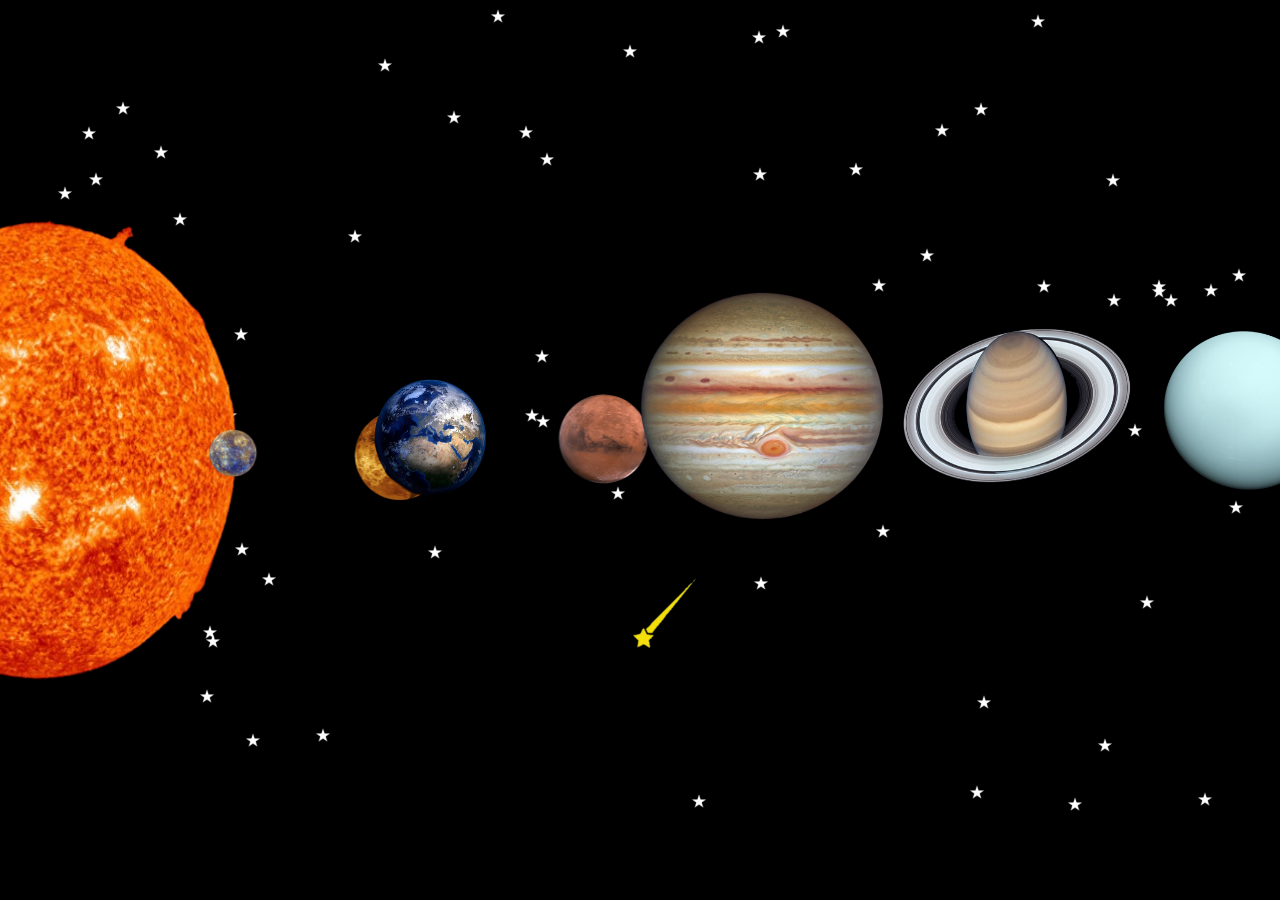
<file: index.html>
<!DOCTYPE html>
<html lang="en">
<head>
    <meta charset="UTF-8">
    <meta name="viewport" content="width=device-width, initial-scale=1.0">
    <title>Solar System    </title>
    <link rel = "stylesheet" href = "style.css">
</head>
<body>
    <img id = "etoile" class = "etoile" src = "image/etoile.png" alt = "star">
    <img id = "filant" class = "filant" src = "image/etoile_fiante.png">
    
    <a href = "seconde_html/sun.html">
        <img id = "sun" class = "sun" src = "image/sun.png" alt="sun">
    </a>
    <div id = "planet" class = "planet">
        <a href = "seconde_html/mercure.html">
            <img id = "mercure" class = "mercure" src = "image/mercure.png">
        </a>
        <a href = "seconde_html/venuse.html">
            <img id = "venuse" class = "venuse" src = "image/venuse.png" alt = "venuse">
        </a>
        <a href = "seconde_html/terre.html">
            <img id = "terre" class = "terre" src = "image/terre.png" alt = "Earth">
        </a>
        <a href = "seconde_html/marse.html">
            <img id = "marse" class = "marse" src = "image/marse.png" alt = "marse">
        </a>
        <a href = "seconde_html/jupiter.html">
            <img id = "jupiter"  class = "jupiter" src = "image/jupiter.png" alt = "jupiter">
        </a>
        <a href = "seconde_html/saturn.html">
            <img id = "saturn" class = "saturn" src = "image/saturn.png" alt = "saturn">
        </a>
        <a href = "seconde_html/uranus.html">
            <img id = "uranus" class = "uranus" src = "image/uranus.png" alt = "uranus">
        </a>
        <a href = "seconde_html/neptune.html">
            <img id = "neptune" class = neptune src = "image/neptune.png" alt = "neptune"> 
        </a>
    </div>
    <script src = "code.js"></script>
</body>
</html>
</file>
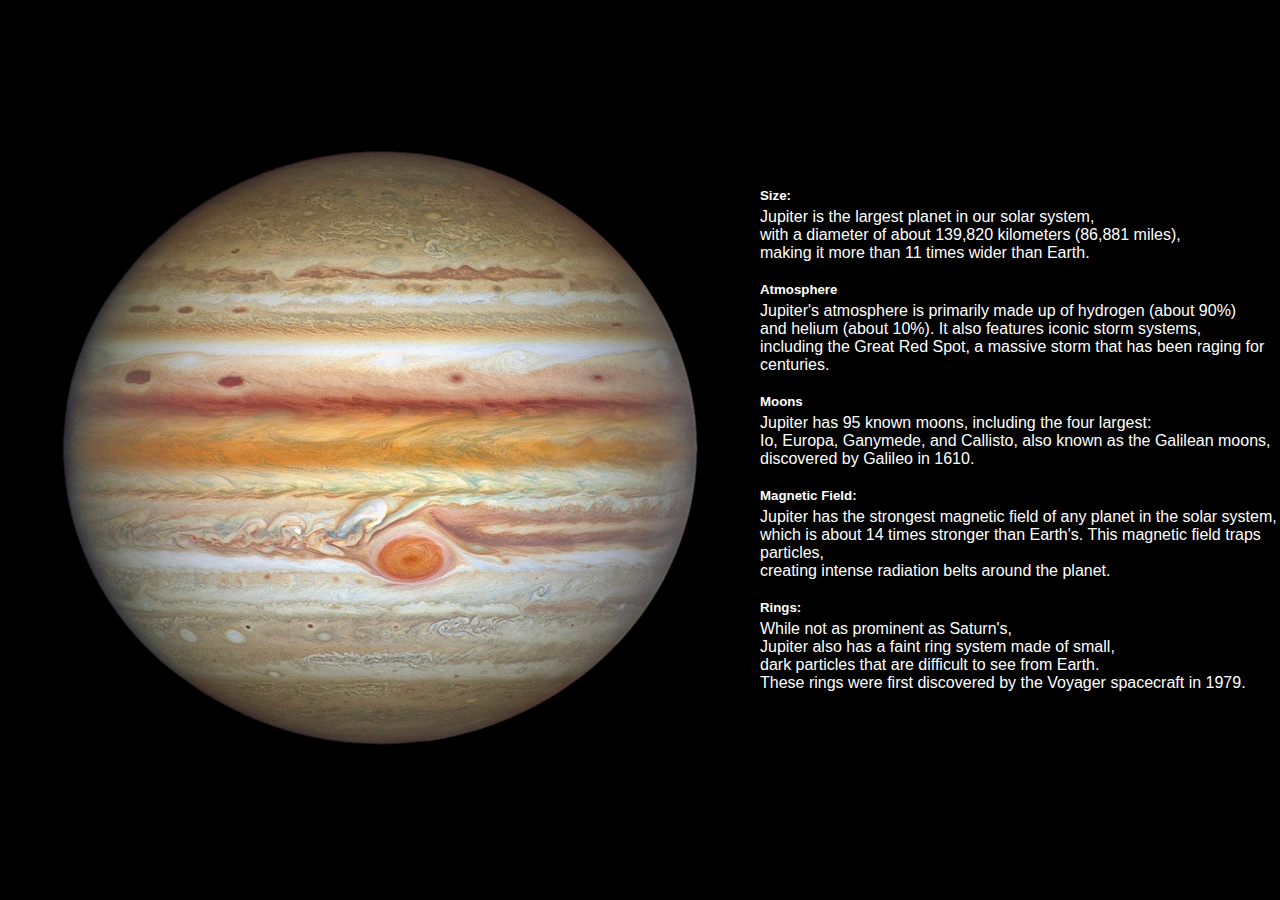
<file: seconde_html/jupiter.html>
<!DOCTYPE html>
<html lang="en">
<head>
    <meta charset="UTF-8">
    <meta name="viewport" content="width=device-width, initial-scale=1.0">
    <link rel="stylesheet" href="seconde.css">
    <title>jupiter</title>
</head>
<body>
    <div class = "container">
        <div class = "img">
            <img class = "jupiter" src = "../image/jupiter.png" alt = "jupiter">
        </div>
        <div class = "info">
            <div>
                <h5>Size:</h5>
                <p>
                    Jupiter is the largest planet in our solar system,<br>
                    with a diameter of about 139,820 kilometers (86,881 miles),<br>
                    making it more than 11 times wider than Earth.
                </p>
            </div>
            <div>
                <h5>Atmosphere</h5>
                <p>
                    Jupiter's atmosphere is primarily made up of hydrogen (about 90%)<br>
                    and helium (about 10%). It also features iconic storm systems,<br>
                    including the Great Red Spot, a massive storm that has been raging for centuries.
                </p>
            </div>
            <div>
                <h5>Moons</h5>
                <p>
                    Jupiter has 95 known moons, including the four largest:<br>
                    Io, Europa, Ganymede, and Callisto, also known as the Galilean moons,<br>
                    discovered by Galileo in 1610.
                </p>
            </div>
            <div>
                <h5>Magnetic Field: </h5>
                <p>
                    Jupiter has the strongest magnetic field of any planet in the solar system,<br>
                    which is about 14 times stronger than Earth's. This magnetic field traps particles,<br>
                    creating intense radiation belts around the planet.
                </p>
            </div>
            <div>
                <h5>Rings:</h5>
                <p>
                    While not as prominent as Saturn's,<br>
                    Jupiter also has a faint ring system made of small,<br>
                    dark particles that are difficult to see from Earth.<br>
                    These rings were first discovered by the Voyager spacecraft in 1979.
                </p>
            </div>
        </div>
    </div>
</body>
</html>
</file>
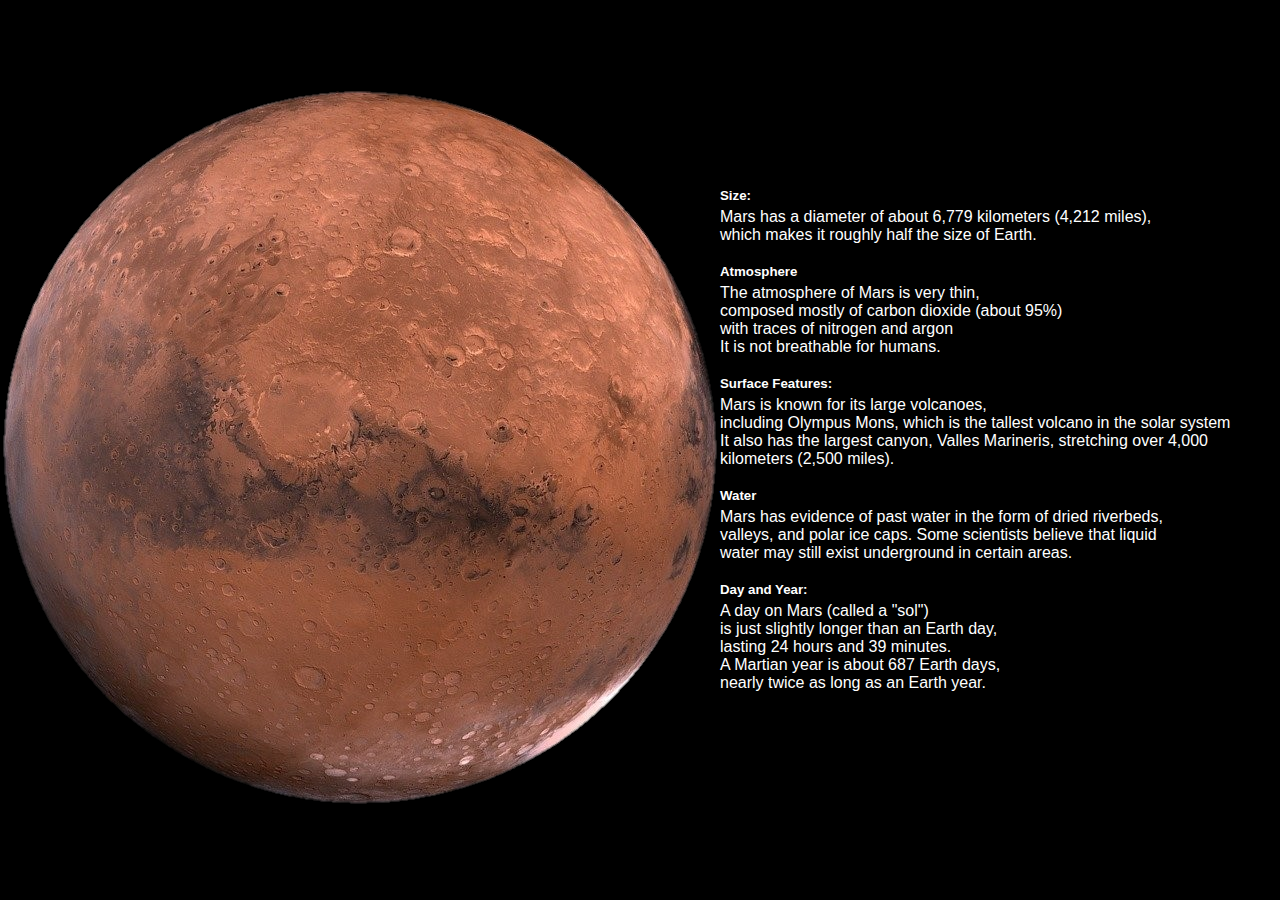
<file: seconde_html/marse.html>
<!DOCTYPE html>
<html lang="en">
<head>
    <meta charset="UTF-8">
    <meta name="viewport" content="width=device-width, initial-scale=1.0">
    <link rel = "stylesheet" href = "seconde.css">
    <title>jupiter</title>
</head>
<body>
    <div class = "container">
        <div class = "img">
            <img class = "marse" src = "../image/marse.png" alt = "marse">
        </div>
        <div class = "info">
            <div>
                <h5>Size:</h5>
                <p>
                    Mars has a diameter of about 6,779 kilometers (4,212 miles),<br>
                    which makes it roughly half the size of Earth.
                </p>
            </div>
            <div>
                <h5>Atmosphere</h5>
                <p>
                    The atmosphere of Mars is very thin,<br>
                    composed mostly of carbon dioxide (about 95%)<br>
                    with traces of nitrogen and argon<br>
                    It is not breathable for humans.<br>
                </p>
            </div>
            <div>
                <h5>Surface Features:</h5>
                <p>
                    Mars is known for its large volcanoes,<br>
                    including Olympus Mons, which is the tallest volcano in the solar system<br>
                    It also has the largest canyon, Valles Marineris, stretching over 4,000 kilometers (2,500 miles).
                </p>
            </div>
            <div>
                <h5>Water</h5>
                <p>
                    Mars has evidence of past water in the form of dried riverbeds,<br>
                    valleys, and polar ice caps. Some scientists believe that liquid<br>
                    water may still exist underground in certain areas.
                </p>
            </div>
            <div>
                <h5>Day and Year:</h5>
                <p>
                    A day on Mars (called a "sol")<br>
                    is just slightly longer than an Earth day,<br>
                    lasting 24 hours and 39 minutes.<br>
                    A Martian year is about 687 Earth days,<br>
                    nearly twice as long as an Earth year.
                </p>
            </div>
        </div>
    </div>
</body>
</html>
</file>
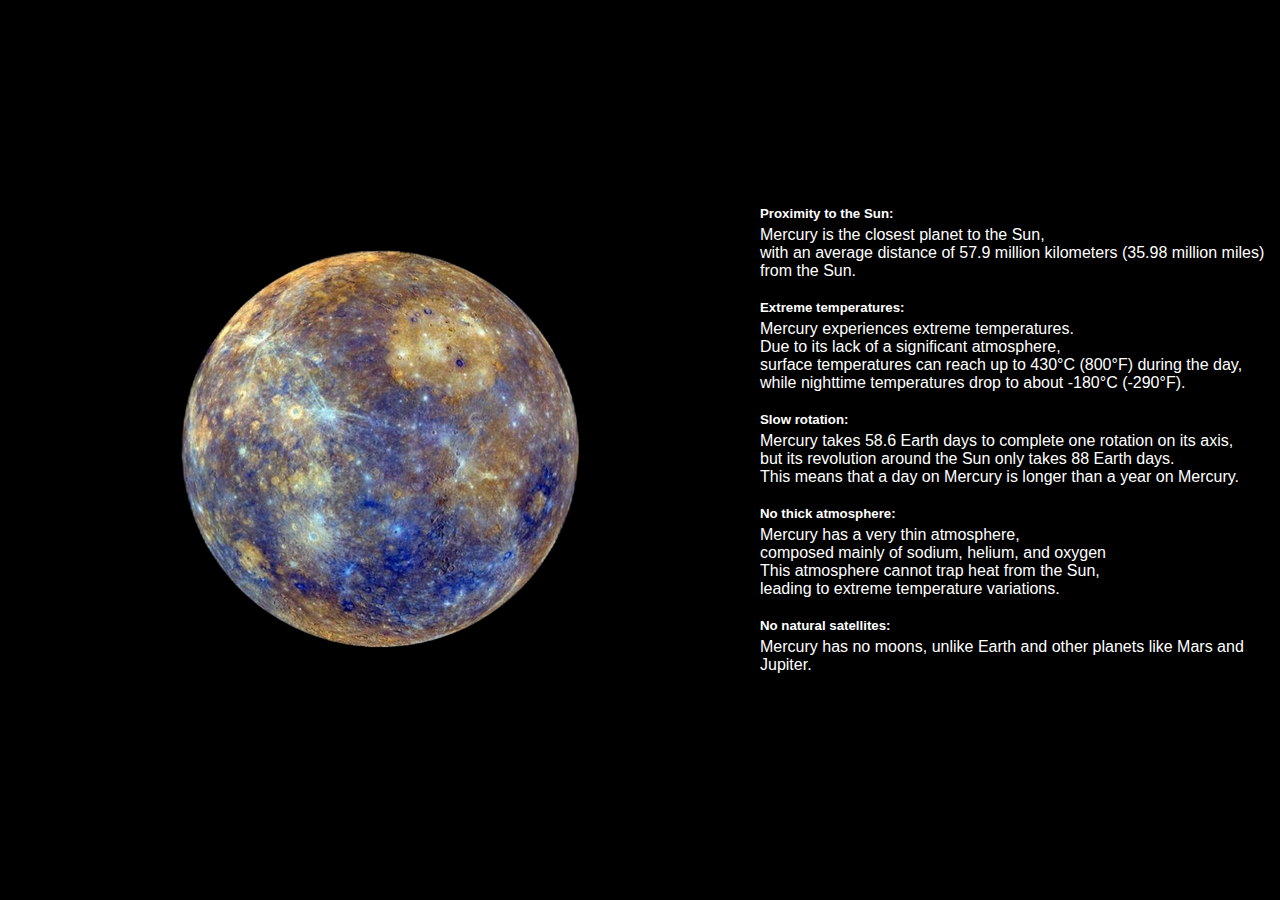
<file: seconde_html/mercure.html>
<!DOCTYPE html>
<html lang="en">
<head>
    <meta charset="UTF-8">
    <meta name="viewport" content="width=device-width, initial-scale=1.0">
    <title>mercure</title>
    <link rel = "stylesheet" href = "seconde.css">
</head>
<body>
    <div class = "container">
        <div class = "img">
            <img class = "mercure" src = "../image/mercure.png" alt="mercure">
        </div>
        <div class = "info">
            <div class = "info">
                <h5>Proximity to the Sun:</h5>
                <p>Mercury is the closest planet to the Sun,<br> with an average distance of 57.9 million kilometers (35.98 million miles) from the Sun.</p>
            </div>
            <div>
                <h5>Extreme temperatures:</h5>
                <p>
                    Mercury experiences extreme temperatures.<br>
                     Due to its lack of a significant atmosphere,<br>
                     surface temperatures can reach up to 430°C (800°F) during the day,<br>
                     while nighttime temperatures drop to about -180°C (-290°F).
                </p>
            </div>
            <div>
                <h5>Slow rotation:</h5>
                <p>
                    Mercury takes 58.6 Earth days to complete one rotation on its axis,<br>
                     but its revolution around the Sun only takes 88 Earth days.<br>
                     This means that a day on Mercury is longer than a year on Mercury.
                </p>
            </div>
            <div>
                <h5>No thick atmosphere: </h5>
                <p>
                    Mercury has a very thin atmosphere,<br>
                    composed mainly of sodium, helium, and oxygen<br>
                    This atmosphere cannot trap heat from the Sun,<br>
                    leading to extreme temperature variations.<br>
                </p>
            </div>
            <div>
                <h5>No natural satellites:</h5>
                <p>
                    Mercury has no moons, unlike Earth and other planets like Mars and Jupiter.
                </p>
            </div>
        </div>
    </div>
</body>
</html>
</file>
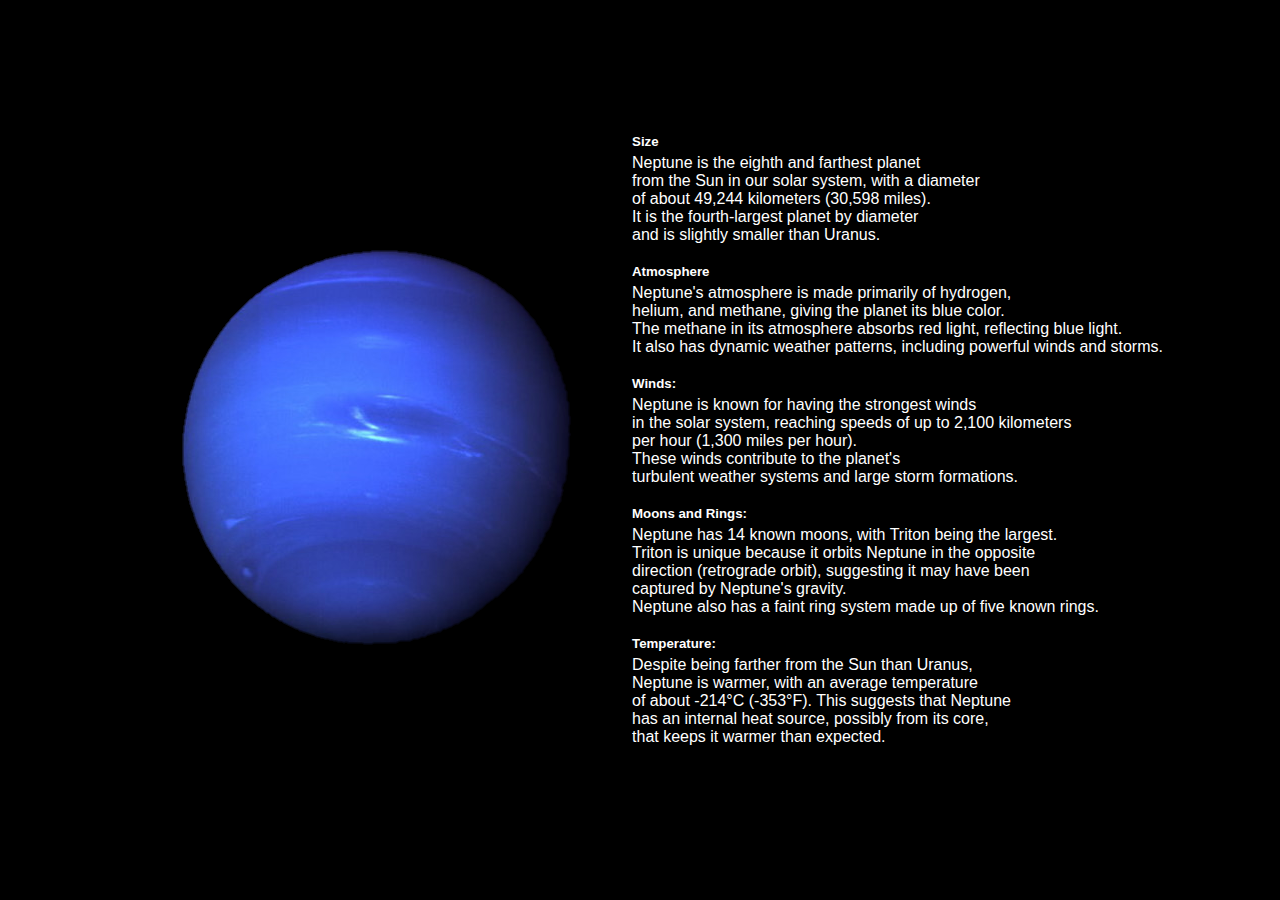
<file: seconde_html/neptune.html>
<!DOCTYPE html>
<html lang="en">
<head>
    <meta charset="UTF-8">
    <meta name="viewport" content="width=device-width, initial-scale=1.0">
    <link rel="stylesheet" href="seconde.css">
    <title>neptune</title>
</head>
<body>
    <div class = "container">
        <div>
            <img class = "neptune" src = "../image/neptune.png" alt = "neptune">
        </div>
        <div class = "info">
            <div>
                <h5>Size</h5>
                <p>
                    Neptune is the eighth and farthest planet<br>
                    from the Sun in our solar system, with a diameter <br>
                    of about 49,244 kilometers (30,598 miles). <br>
                    It is the fourth-largest planet by diameter <br>
                    and is slightly smaller than Uranus.
                </p>
            </div>
            <div>
                <h5>Atmosphere</h5>
                <p>
                    Neptune's atmosphere is made primarily of hydrogen,<br>
                    helium, and methane, giving the planet its blue color. <br>
                    The methane in its atmosphere absorbs red light, reflecting blue light. <br>
                    It also has dynamic weather patterns, including powerful winds and storms.
                </p>
            </div>
            <div>
                <h5>Winds:</h5>
                <p>
                    Neptune is known for having the strongest winds <br>
                    in the solar system, reaching speeds of up to 2,100 kilometers <br>
                    per hour (1,300 miles per hour). <br>
                    These winds contribute to the planet's <br>
                    turbulent weather systems and large storm formations.
                </p>
            </div>
            <div>
                <h5>Moons and Rings:</h5>
                <p>
                    Neptune has 14 known moons, with Triton being the largest.<br>
                    Triton is unique because it orbits Neptune in the opposite<br>
                    direction (retrograde orbit), suggesting it may have been<br>
                    captured by Neptune's gravity. <br>
                    Neptune also has a faint ring system made up of five known rings.
                </p>
            </div>
            <div>
                <h5>Temperature: </h5>
                <p>
                    Despite being farther from the Sun than Uranus,<br>
                    Neptune is warmer, with an average temperature <br>
                    of about -214°C (-353°F). This suggests that Neptune <br>
                    has an internal heat source, possibly from its core, <br>
                    that keeps it warmer than expected.
                </p>
            </div>
        </div>
    </div>
</body>
</html>
</file>
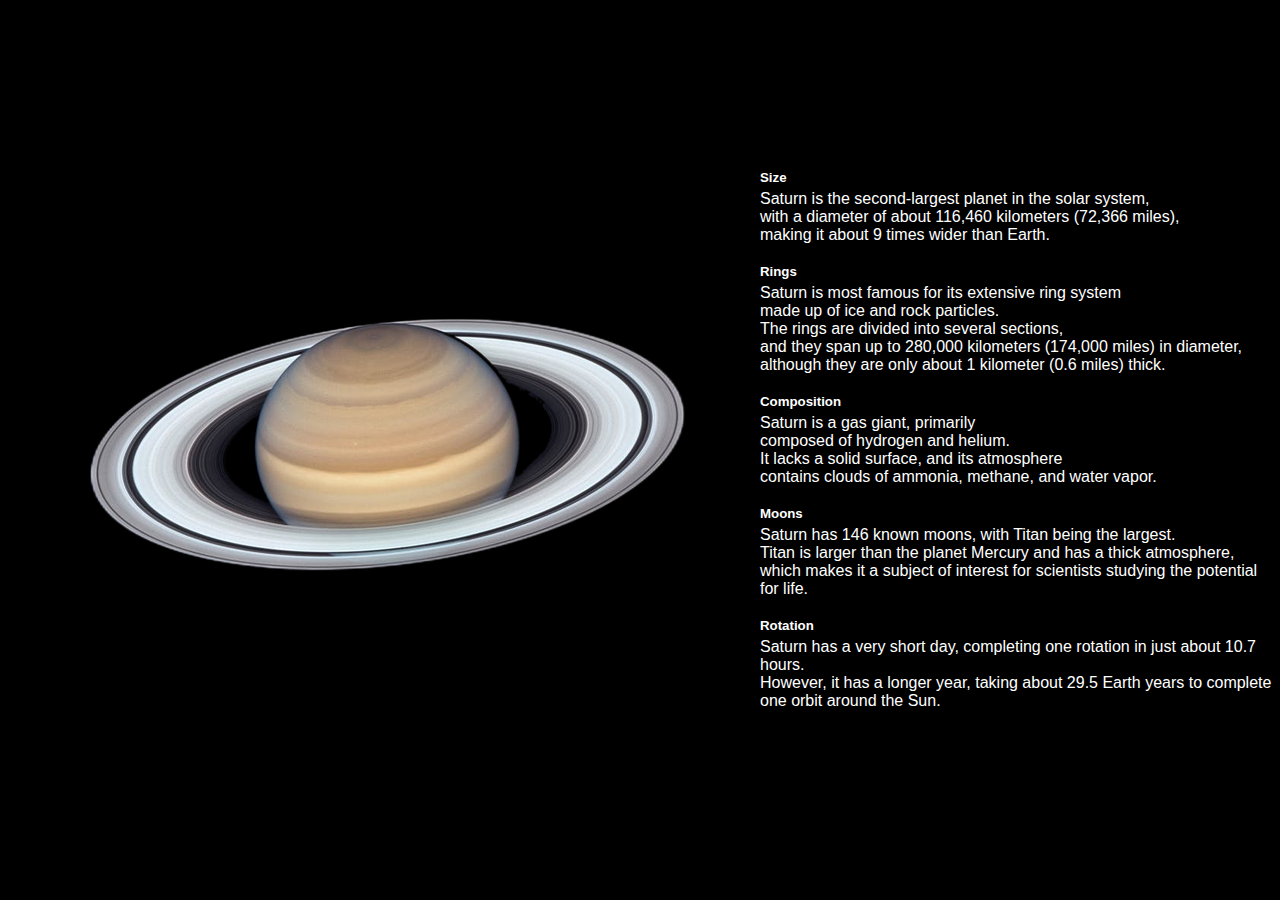
<file: seconde_html/saturn.html>
<!DOCTYPE html>
<html lang="en">
<head>
    <meta charset="UTF-8">
    <meta name="viewport" content="width=device-width, initial-scale=1.0">
    <link rel="stylesheet" href="seconde.css">
    <title>Saturn</title>
</head>
<body>
    <div class = "container">
        <div>
            <img class = "saturn" src = "../image/saturn.png" alt = "saturn">
        </div>
        <div class = "info">
            <div>
                <h5>Size</h5>
                <p>
                    Saturn is the second-largest planet in the solar system,<br>
                    with a diameter of about 116,460 kilometers (72,366 miles),<br>
                    making it about 9 times wider than Earth.<br>
                </p>
            </div>
            <div>
                <h5>Rings</h5>
                <p>
                    Saturn is most famous for its extensive ring system<br>
                     made up of ice and rock particles.<br>
                     The rings are divided into several sections,<br> 
                     and they span up to 280,000 kilometers (174,000 miles) in diameter,<br>
                     although they are only about 1 kilometer (0.6 miles) thick.<br>
                </p>
            </div>
            <div>
                <h5>Composition</h5>
                <p>
                    Saturn is a gas giant, primarily<br>
                    composed of hydrogen and helium.<br>
                    It lacks a solid surface, and its atmosphere<br>
                    contains clouds of ammonia, methane, and water vapor.
                </p>
            </div>
            <div>
                <h5>Moons</h5>
                <p>
                    Saturn has 146 known moons, with Titan being the largest.<br>
                    Titan is larger than the planet Mercury and has a thick atmosphere,<br>
                    which makes it a subject of interest for scientists studying the potential for life.
                </p>
            </div>
            <div>
                <h5>Rotation</h5>
                <p>
                    Saturn has a very short day, completing one rotation in just about 10.7 hours.<br>
                    However, it has a longer year, taking about 29.5 Earth years to complete one orbit around the Sun.
                </p>
            </div>
        </div>
    </div>
</body>
</html>
</file>
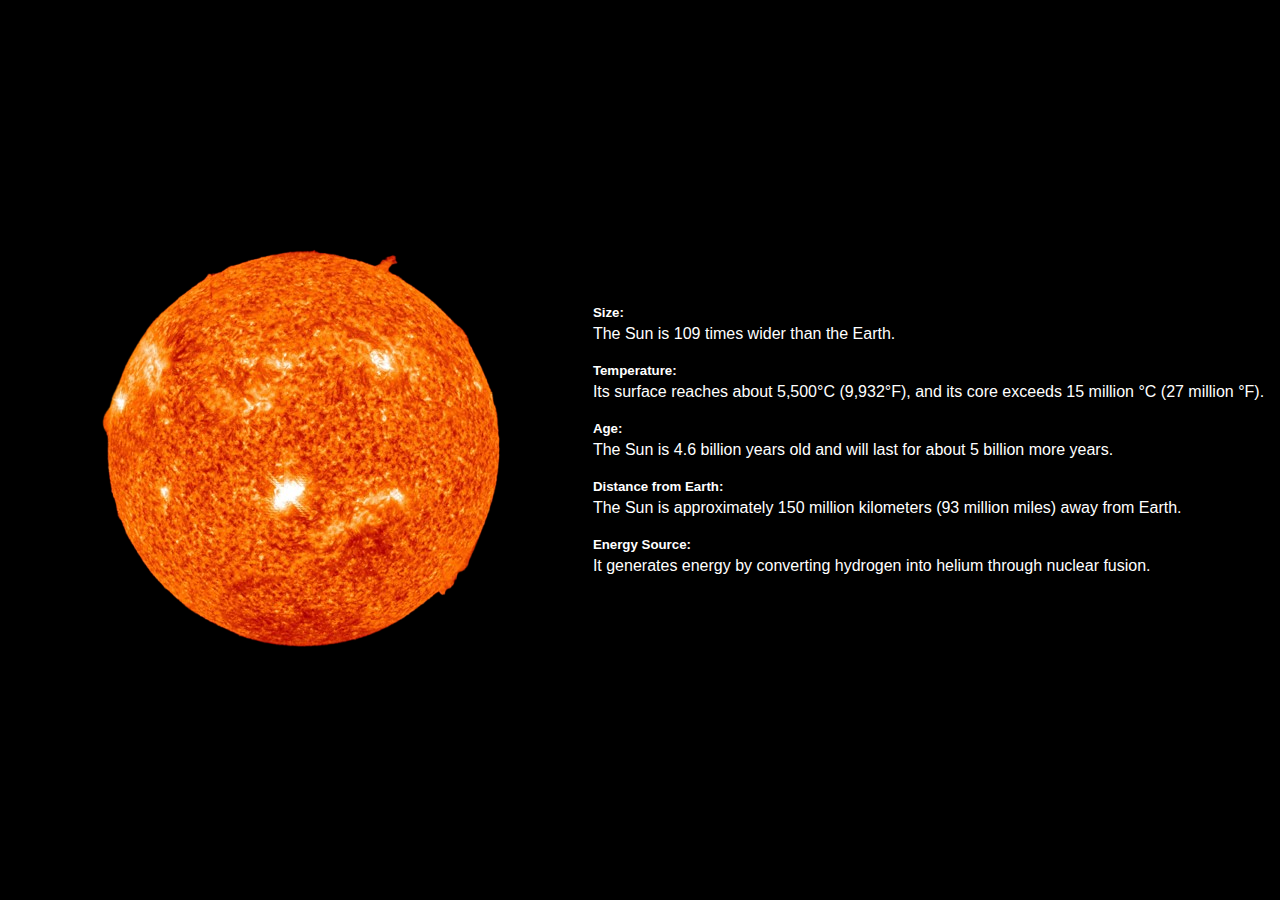
<file: seconde_html/sun.html>
<!DOCTYPE html>
<html lang="en">
<head>
    <meta charset="UTF-8">
    <meta name="viewport" content="width=device-width, initial-scale=1.0">
    <link rel="stylesheet" href="seconde.css">
    <title>Sun</title>
</head>
<body>
    <div class="container">
        <div class = "img">
            <img class="img" src="../image/sun.png" alt="Sun">
        </div>
        <div class="info">
            <div class="sun1">
                <h5>Size:</h5>
                <p>The Sun is 109 times wider than the Earth.</p>
            </div>
            <div class="sun2">
                <h5>Temperature:</h5>
                <p>Its surface reaches about 5,500°C (9,932°F), and its core exceeds 15 million °C (27 million °F).</p>
            </div>
            <div class="sun3">
                <h5>Age:</h5>
                <p>The Sun is 4.6 billion years old and will last for about 5 billion more years.</p>
            </div>
            <div class="sun4">
                <h5>Distance from Earth:</h5>
                <p>The Sun is approximately 150 million kilometers (93 million miles) away from Earth.</p>
            </div>
            <div class="sun5">
                <h5>Energy Source:</h5>
                <p>It generates energy by converting hydrogen into helium through nuclear fusion.</p>
            </div>
        </div>
    </div>
</body>
</html>
</file>
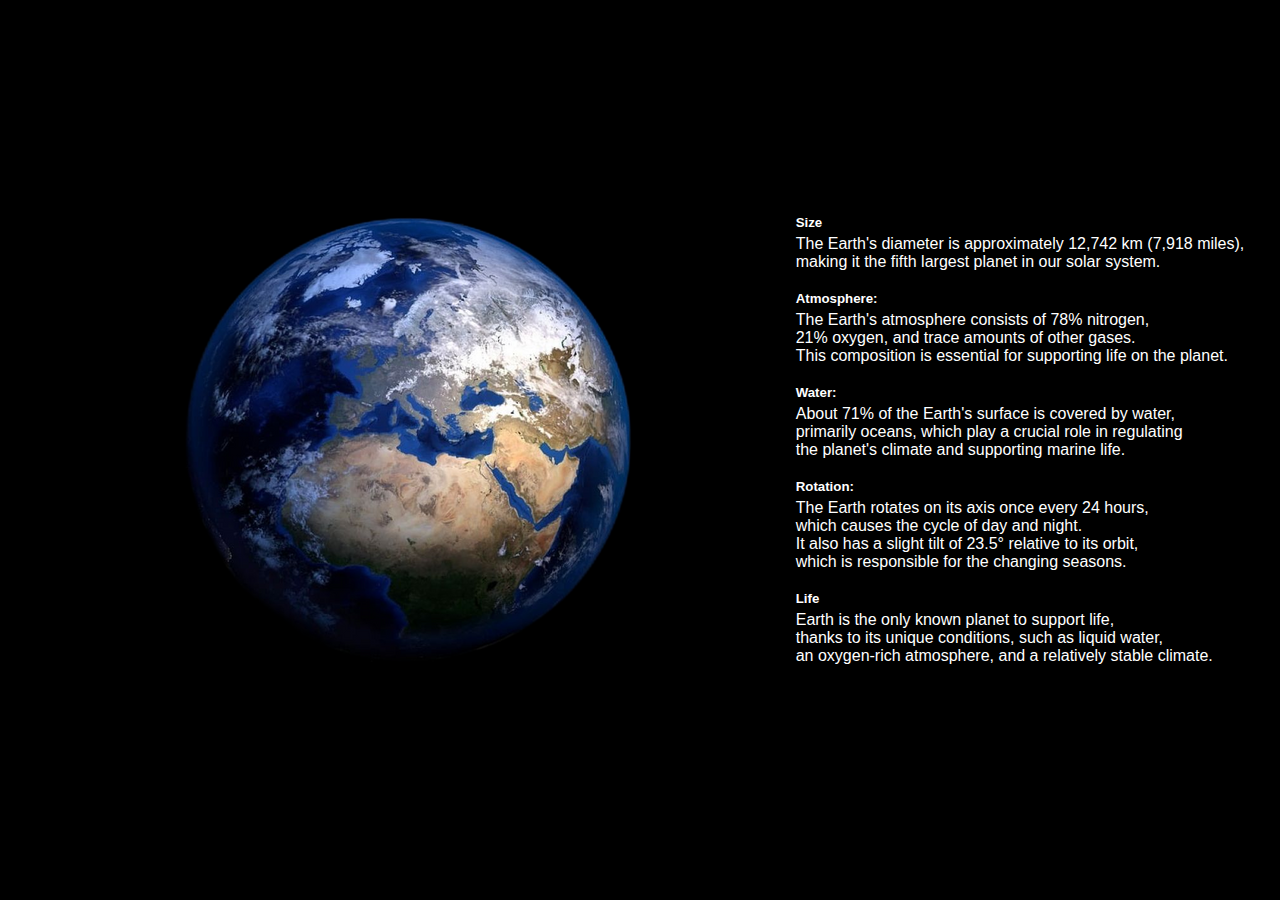
<file: seconde_html/terre.html>
<!DOCTYPE html>
<html lang="en">
<head>
    <meta charset="UTF-8">
    <meta name="viewport" content="width=device-width, initial-scale=1.0">
    <link rel = "stylesheet" href = "seconde.css">
    <title>Earth</title>
</head>
<body>
    <div class = "container">
        <div class = "img">
            <img class = "terre" src = "../image/terre.png" alt = "Earth">
        </div>
        <div class = "info">
            <div>
                <h5>Size</h5>
                <p>
                    The Earth's diameter is approximately 12,742 km (7,918 miles),<br>
                    making it the fifth largest planet in our solar system.
                </p>
            </div>
            <div>
                <h5>Atmosphere:</h5>
                <p>
                    The Earth's atmosphere consists of 78% nitrogen,<br>
                    21% oxygen, and trace amounts of other gases.<br>
                    This composition is essential for supporting life on the planet.
                </p>
            </div>
            <div>
                <h5>Water:</h5>
                <p>
                    About 71% of the Earth's surface is covered by water,<br>
                    primarily oceans, which play a crucial role in regulating<br>
                    the planet's climate and supporting marine life.
                </p>
            </div>
            <div>
                <h5>Rotation:</h5>
                <p>
                    The Earth rotates on its axis once every 24 hours,<br>
                    which causes the cycle of day and night.<br>
                    It also has a slight tilt of 23.5° relative to its orbit,<br>
                    which is responsible for the changing seasons.
                </p>
            </div>
            <div>
                <h5>Life</h5>
                <p>
                    Earth is the only known planet to support life,<br>
                    thanks to its unique conditions, such as liquid water,<br>
                    an oxygen-rich atmosphere, and a relatively stable climate.
                </p>
            </div>
        </div>
    </div>
</body>
</html>
</file>
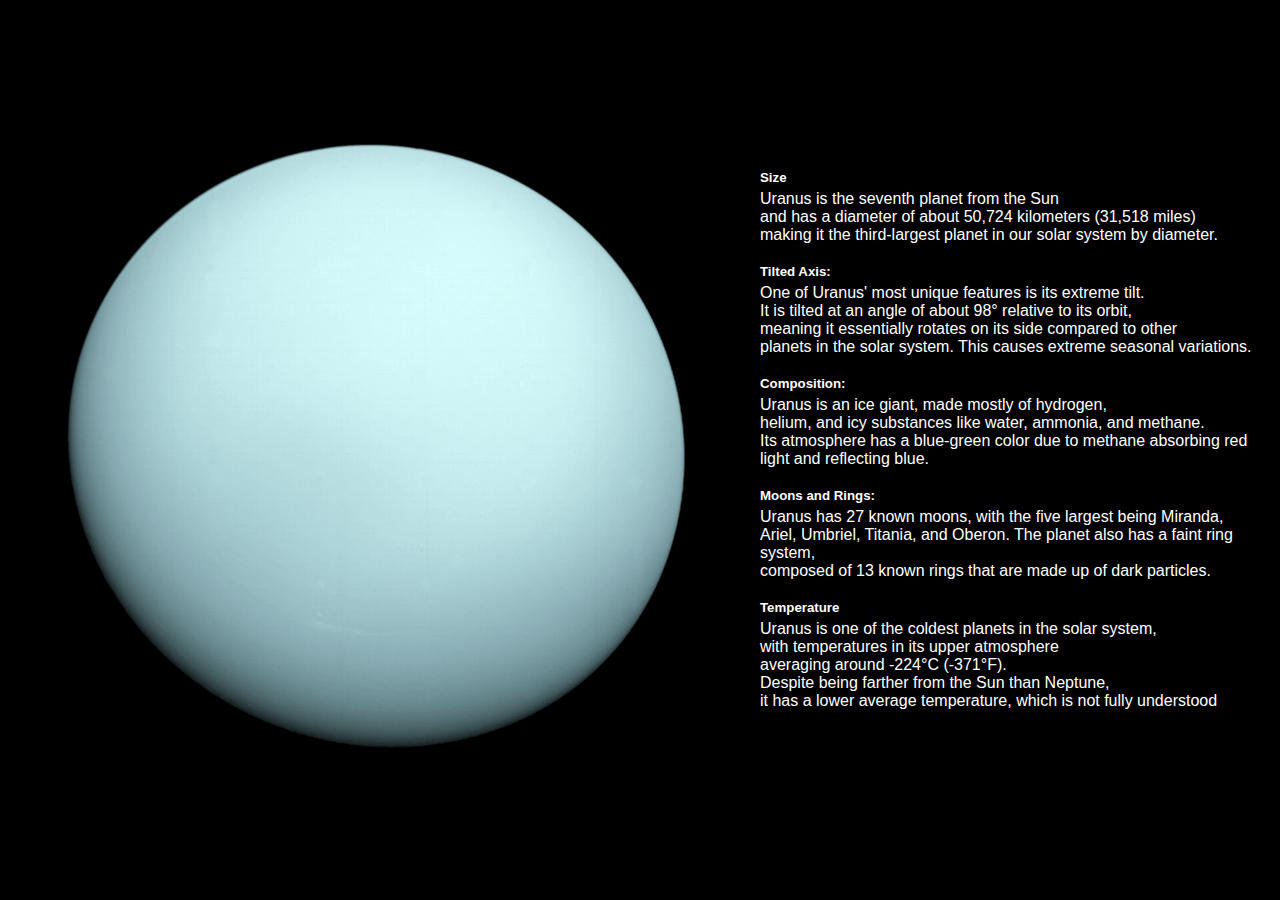
<file: seconde_html/uranus.html>
<!DOCTYPE html>
<html lang="en">
<head>
    <meta charset="UTF-8">
    <meta name="viewport" content="width=device-width, initial-scale=1.0">
    <title>uranus</title>
    <link rel="stylesheet" href="seconde.css">
</head>
<body>
    <div class = "container">
        <div>
            <img class = "uranus" src ="../image/uranus.png" alt = "uranus">
        </div>
        <div class = "info">
            <div>
                <h5>Size</h5>
                <p>
                    Uranus is the seventh planet from the Sun<br>
                    and has a diameter of about 50,724 kilometers (31,518 miles)<br>
                    making it the third-largest planet in our solar system by diameter.
                </p>
            </div>
            <div>
                <h5>Tilted Axis:</h5>
                <p>
                    One of Uranus' most unique features is its extreme tilt.<br>
                    It is tilted at an angle of about 98° relative to its orbit,<br> 
                    meaning it essentially rotates on its side compared to other <br>
                    planets in the solar system. This causes extreme seasonal variations.
                </p>
            </div>
            <div>
                <h5>Composition:</h5>
                <p>
                    Uranus is an ice giant, made mostly of hydrogen,<br>
                    helium, and icy substances like water, ammonia, and methane.<br>
                    Its atmosphere has a blue-green color due to methane absorbing red light and reflecting blue.
                </p>
            </div>
            <div>
                <h5>Moons and Rings:</h5>
                <p>
                    Uranus has 27 known moons, with the five largest being Miranda,<br>
                    Ariel, Umbriel, Titania, and Oberon. The planet also has a faint ring system,<br>
                    composed of 13 known rings that are made up of dark particles.
                </p>
            </div>
            <div>
                <h5>Temperature</h5>
                <p>
                    Uranus is one of the coldest planets in the solar system,<br>
                    with temperatures in its upper atmosphere<br>
                    averaging around -224°C (-371°F).<br>
                    Despite being farther from the Sun than Neptune, <br>
                    it has a lower average temperature, which is not fully understood
                </p>
            </div>
        </div>
    </div>
</body>
</html>
</file>
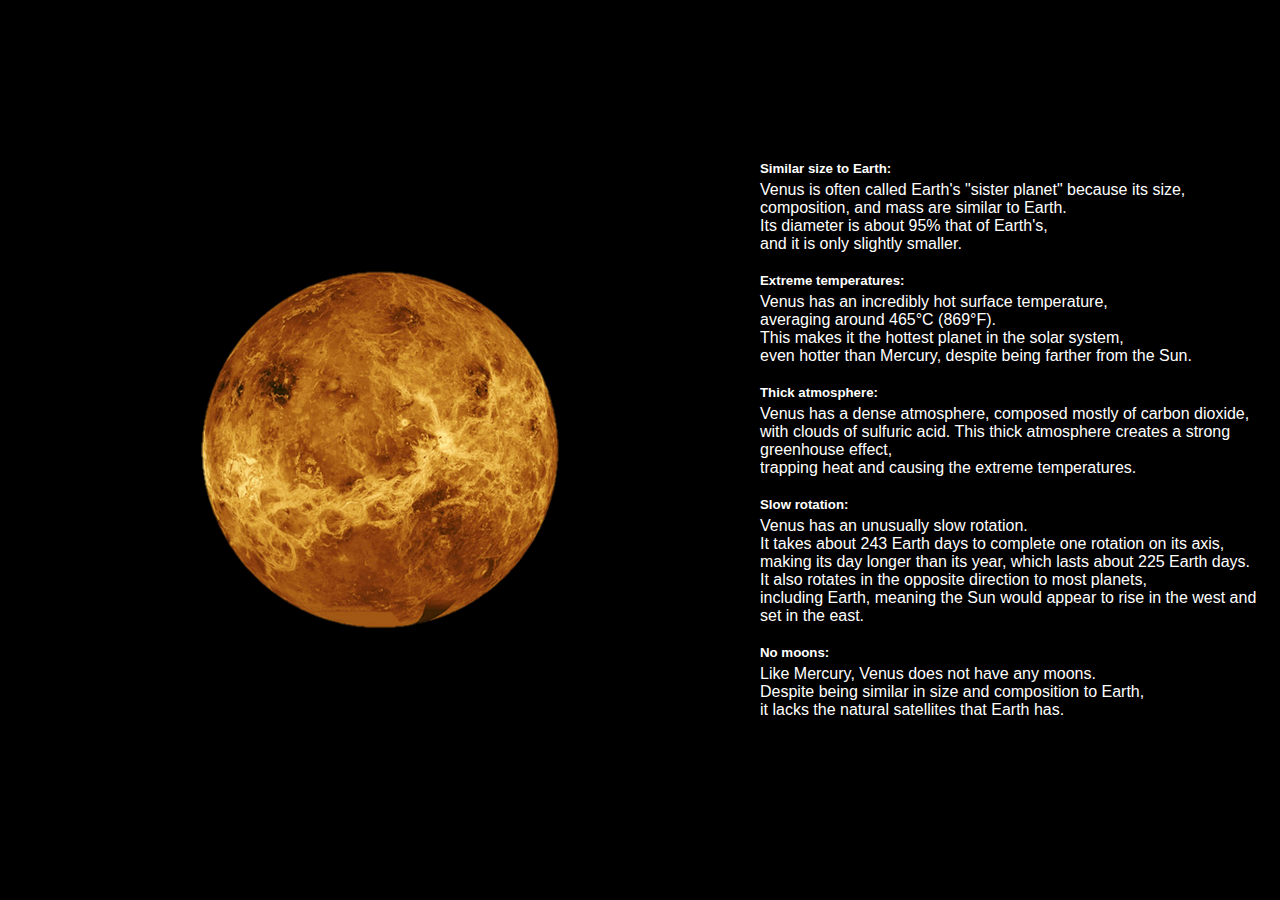
<file: seconde_html/venuse.html>
<!DOCTYPE html>
<html lang="en">
<head>
    <meta charset="UTF-8">
    <meta name="viewport" content="width=device-width, initial-scale=1.0">
    <title>venuse</title>
    <link rel = "stylesheet" href = "seconde.css">
</head>
<body>
    <div class = "container">
        <div class = "img">
            <img class = "venuse" src = "../image/venuse.png" alt = "venuse">
        </div>
        <div class = "info">
            <div>
                <h5>Similar size to Earth:</h5>
                <p>
                    Venus is often called Earth's "sister planet" because its size,<br>
                    composition, and mass are similar to Earth.<br>
                    Its diameter is about 95% that of Earth's,<br>
                    and it is only slightly smaller.
                </p>
            </div>
            <div>
                <h5>Extreme temperatures:</h5>
                <p>
                    Venus has an incredibly hot surface temperature,<br>
                    averaging around 465°C (869°F).<br>
                    This makes it the hottest planet in the solar system,<br>
                    even hotter than Mercury, despite being farther from the Sun.
                </p>
            </div>
            <div>
                <h5>Thick atmosphere:</h5>
                <p>
                    Venus has a dense atmosphere, composed mostly of carbon dioxide,<br>
                    with clouds of sulfuric acid. This thick atmosphere creates a strong greenhouse effect,<br>
                    trapping heat and causing the extreme temperatures.
                </p>
            </div>
            <div>
                <h5>Slow rotation:</h5>
                <p>
                    Venus has an unusually slow rotation.<br>
                    It takes about 243 Earth days to complete one rotation on its axis,<br>
                    making its day longer than its year, which lasts about 225 Earth days.<br>
                    It also rotates in the opposite direction to most planets,<br>
                    including Earth, meaning the Sun would appear to rise in the west and set in the east.
                </p>
            </div>
            <div>
                <h5>No moons:</h5>
                <p>
                    Like Mercury, Venus does not have any moons.<br>
                    Despite being similar in size and composition to Earth,<br>
                    it lacks the natural satellites that Earth has.<br>
                </p>
            </div>
        </div>
    </div>
</body>
</html>
</file>
<file: style.css>
body {
    background-color: #000;
}

.etoile{
    width:20px;
    height:20px;
    margin-top: -100px;
    margin-left:50px ;
    position: absolute;
    visibility: visible;
    z-index: 1;
}

.filant{
    width: 100px;
    height: 100px;
    position: absolute;
    top: 0;
    right:0;
    z-index: 2;
}

.sun {
    width: 580px;
    height: 500px;
    position: absolute;
    visibility: visible;
    top:50%;
    left:-250px;
    transform: translateY(-50%);
    cursor: pointer;
    z-index: 3;
}

.mercure {
    display: block; 
    width: 90px;
    height: 50px;
    position: absolute;
    top: 50%;
    left: 300px;
    transform: translate(-50%); 
    visibility: visible;
    cursor: pointer;
    z-index: 4;
}

.venuse{
    display: block; 
    width: 190px;
    height: 100px;
    position: absolute;
    top: 45%;
    left: 390px;
    transform: translate(-45%); 
    visibility: visible;
    cursor: pointer;
    z-index: 4;
}

.terre {
    display: block; 
    width: 190px;
    height: 150px;
    position: absolute;
    top: 42%;
    left: 510px;
    transform: translate(-42%); 
    visibility: visible;
    cursor: pointer;
    z-index: 4;
}

.marse{
    display: block; 
    width: 90px;
    height: 90px;
    position: absolute;
    top: 45%;
    left: 650px;
    transform: translate(-45%); 
    visibility: visible;
    cursor: pointer;
    z-index: 4;
}

.jupiter{
    display: block; 
    width: 290px;
    height: 290px;
    position: absolute;
    top: 30%;
    left: 800px;
    transform: translate(-30%); 
    visibility: visible;
    cursor: pointer;
    z-index: 4;
}

.saturn {
    display: block; 
    width: 290px;
    height: 290px;
    position: absolute;
    top: 30%;
    left: 1050px;
    transform: translate(-30%); 
    visibility: visible;
    cursor: pointer;
    z-index: 4;
}

.uranus {
    display: block; 
    width: 200px;
    height: 200px;
    position: absolute;
    top: 35%;
    left: 1290px;
    transform: translate(-35%); 
    visibility: visible;
    cursor: pointer;
    z-index: 4;
}

.neptune {
    display: block; 
    width: 200px;
    height: 200px;
    position: absolute;
    top: 35%;
    left: 1490px;
    transform: translate(-35%); 
    visibility: visible;
    cursor: pointer;
    z-index: 4;
}
</file>
<file: seconde_html/seconde.css>
body {
    background-color: #000;
    margin: 0; 
    padding: 0;
    font-family: Arial, sans-serif;
}

.container {
    display: flex;
    justify-content: center;
    align-items: center; 
    height: 100vh;
}

.sun {
    width: 600px;
    height: 500px;
    margin-right: 50px; 
}

.info {
    color: #fff;
    text-align: left; 
}

.info div {
    margin-bottom: 20px;
}

h5 {
    margin: 0; 
    font-weight: bold;
}

p {
    margin: 5px 0; 
}
</file>
